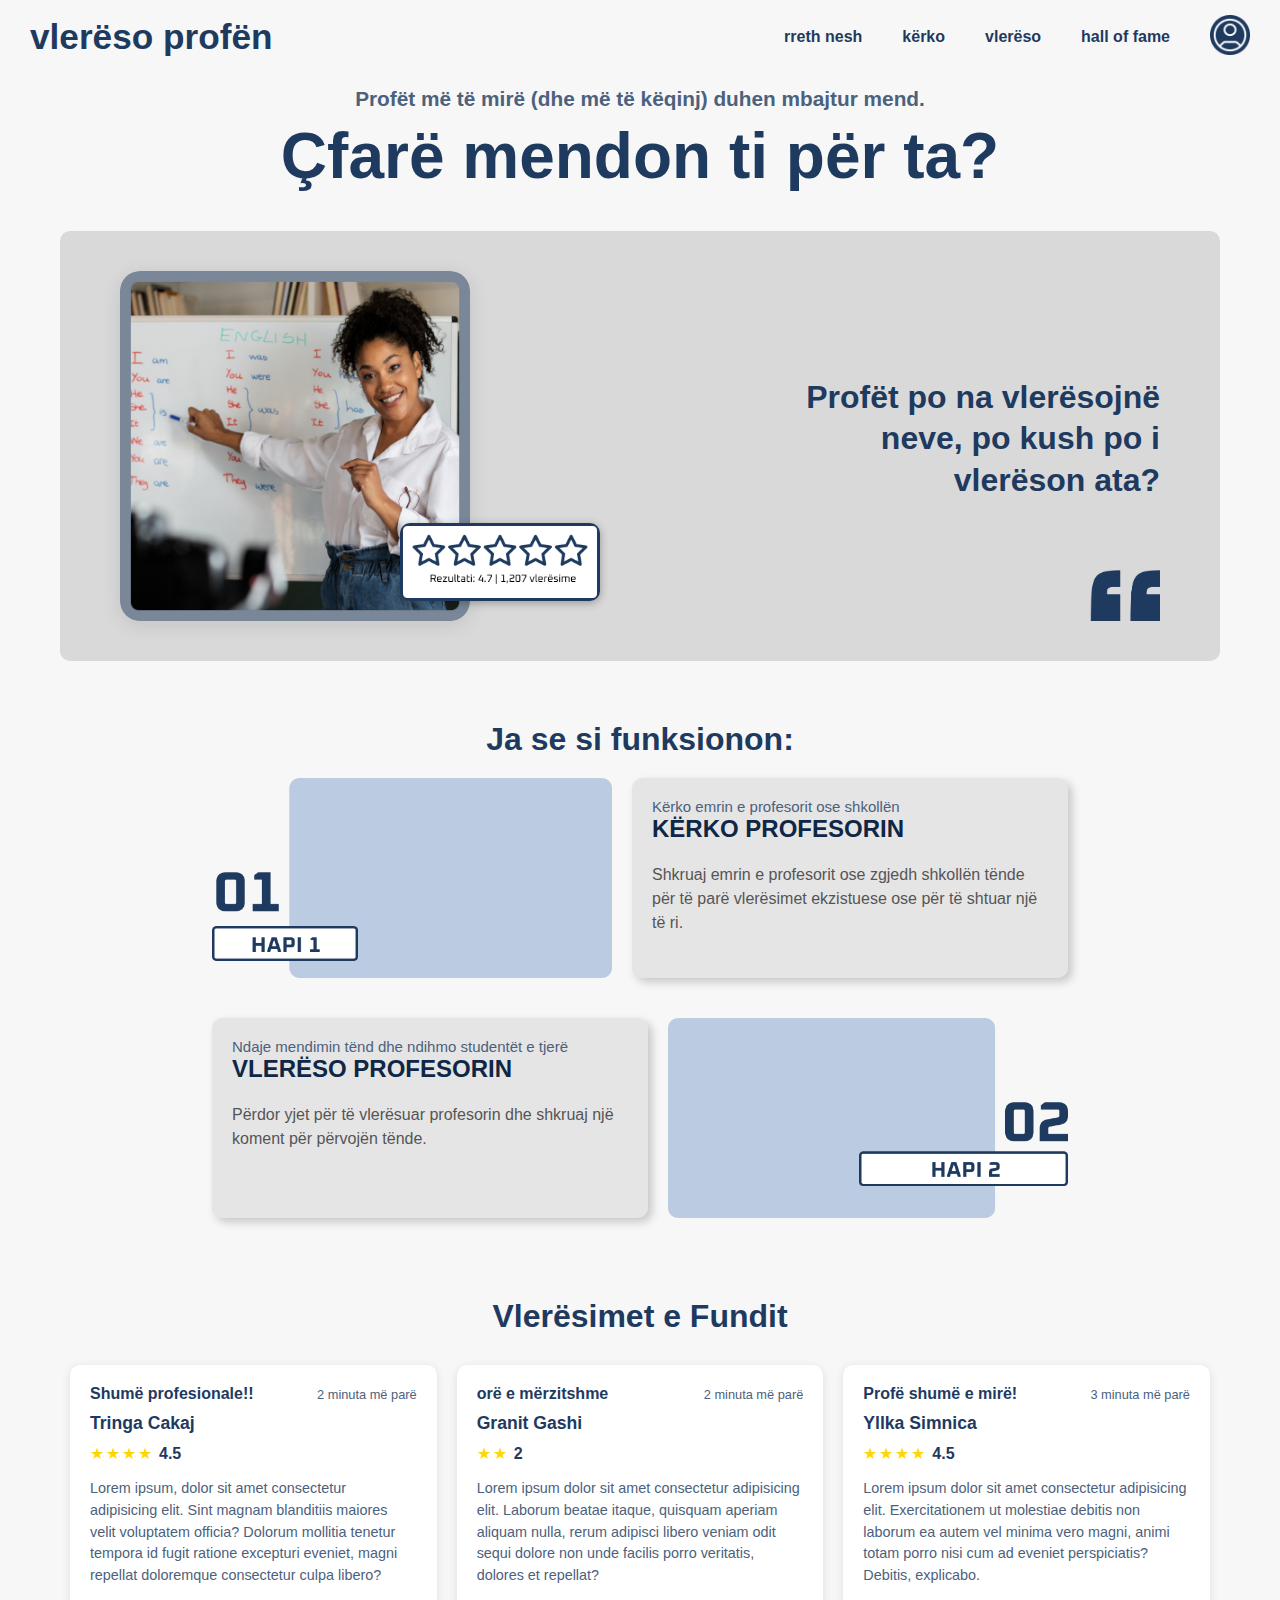
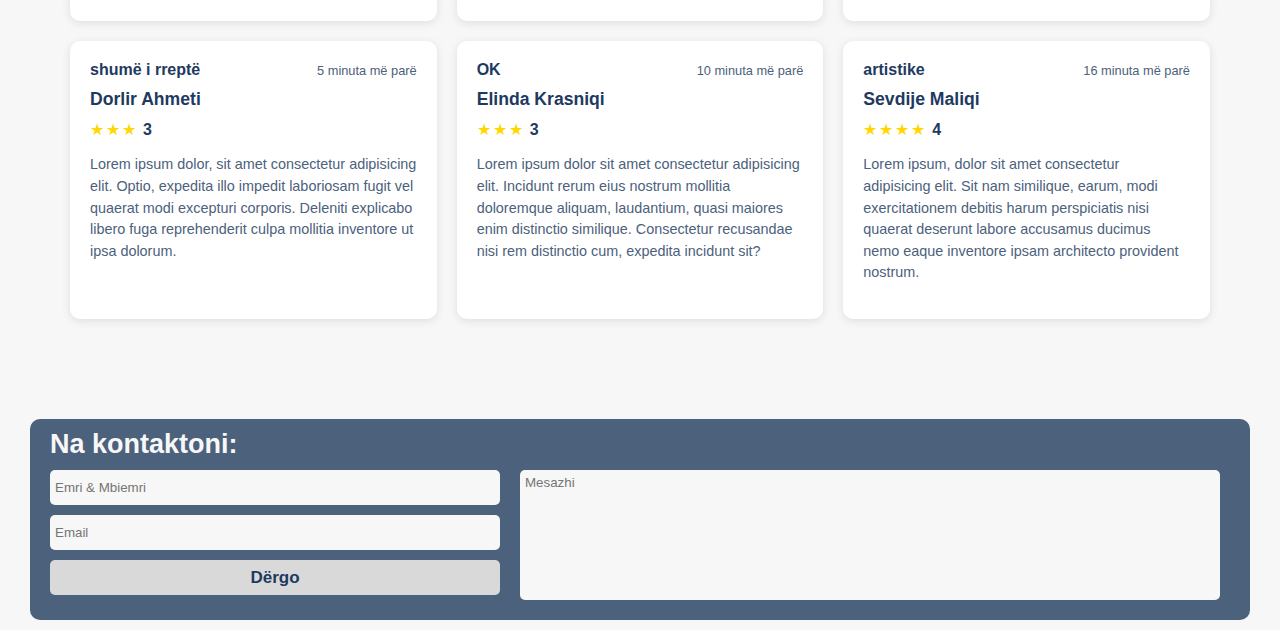
<file: index.html>
<!DOCTYPE html>
<html lang="en">
<head>
    <meta charset="UTF-8">
    <meta name="viewport" content="width=device-width, initial-scale=1.0">
    <title>vlerëso profën</title>
    <link rel="stylesheet" href="css/style.css">
</head>
<body>
    <!-- Header -->
    <header class="header">
        <div class="title"><a href="index.html">vlerëso profën</a></div>
        <nav>
            <ul>
                <li><a href="rrethNesh.html">rreth nesh</a></li>
                <li><a href="kerko.html">kërko</a></li>
                <li><a href="vlereso.html">vlerëso</a></li>
                <li><a href="halloffame.html">hall of fame</a></li>
                <li><a href="signin.html" class="right"><img src="img/profile.png" alt=""></a></li>
            </ul>
        </nav>
    </header>

    <!-- Container -->
    <div class="container">
        <div class="text">
            <h4>Profët më të mirë (dhe më të këqinj) duhen mbajtur mend.</h4>
            <h1>Çfarë mendon ti për ta?</h1>
        </div>

        <div class="main-content">
            <div class="teacher-container">
                <div class="teacher-wrapper">
                    <img class="teacher" src="img/teacher.png" alt="">
                    <img class="ratings-img" src="img/vleresimet.png" alt="">
                </div>
            </div>
            <div class="quote-container">
                <h3>Profët po na vlerësojnë <br> neve, po kush po i <br> vlerëson ata?</h3>
                <img class="quote-img" src="img/quotation.png" alt="">
            </div>
        </div>
    </div>

    <!-- Funksionaliteti -->
    <div class="how-it-works">
        <h2>Ja se si funksionon:</h2>
        <div class="step">
            <img src="img/hapi1.png" alt="Hapi 1" class="step-number">
            <div class="step-content">
                <h4>Kërko emrin e profesorit ose shkollën</h4>
                <h3>kërko profesorin</h3>
                <p>Shkruaj emrin e profesorit ose zgjedh shkollën tënde për të parë vlerësimet ekzistuese ose për të shtuar një të ri.</p>
            </div>
        </div>
        
        <div class="step">
            <img src="img/hapi2.png" alt="Hapi Final" class="step-number">
            <div class="step-content">
                <h4>Ndaje mendimin tënd dhe ndihmo studentët e tjerë</h4>
                <h3>vlerëso profesorin</h3>
                <p>Përdor yjet për të vlerësuar profesorin dhe shkruaj një koment për përvojën tënde.</p>
            </div>
        </div>
    </div>

    <!-- Vlerësimet -->
    <section class="recent-reviews">
        <h2>Vlerësimet e Fundit</h2>
        <div class="review-grid">
            <!-- Review 1 -->
            <div class="review-card">
                <div class="review-header">
                    <h3>Shumë profesionale!!</h3>
                    <span class="review-time">2 minuta më parë</span>
                </div>
                <div class="review-place">Tringa Cakaj</div>
                <div class="review-rating">
                    <span class="star">★</span>
                    <span class="star">★</span>
                    <span class="star">★</span>
                    <span class="star">★</span>
                    <span class="rating-value">4.5</span>
                </div>
                <p class="review-text">Lorem ipsum, dolor sit amet consectetur adipisicing elit. Sint magnam blanditiis maiores velit voluptatem officia? Dolorum mollitia tenetur tempora id fugit ratione excepturi eveniet, magni repellat doloremque consectetur culpa libero?</p>
                
            </div>
            <!-- Review 2 -->
            <div class="review-card">
                <div class="review-header">
                    <h3>orë e mërzitshme</h3>
                    <span class="review-time">2 minuta më parë</span>
                </div>
                <div class="review-place">Granit Gashi</div>
                <div class="review-rating">
                    <span class="star">★</span>
                    <span class="star">★</span>
                    <span class="rating-value">2</span>
                </div>
                <p class="review-text">Lorem ipsum dolor sit amet consectetur adipisicing elit. Laborum beatae itaque, quisquam aperiam aliquam nulla, rerum adipisci libero veniam odit sequi dolore non unde facilis porro veritatis, dolores et repellat?</p>
                
            </div>
            <!-- Review 3 -->
            <div class="review-card">
                <div class="review-header">
                    <h3>Profë shumë e mirë!</h3>
                    <span class="review-time">3 minuta më parë</span>
                </div>
                <div class="review-place">Yllka Simnica</div>
                <div class="review-rating">
                    <span class="star">★</span>
                    <span class="star">★</span>
                    <span class="star">★</span>
                    <span class="star">★</span>
                    <span class="rating-value">4.5</span>
                </div>
                <p class="review-text">Lorem ipsum dolor sit amet consectetur adipisicing elit. Exercitationem ut molestiae debitis non laborum ea autem vel minima vero magni, animi totam porro nisi cum ad eveniet perspiciatis? Debitis, explicabo.</p>
            </div>
            <!-- Review 4 -->
            <div class="review-card">
                <div class="review-header">
                    <h3>shumë i rreptë</h3>
                    <span class="review-time">5 minuta më parë</span>
                </div>
                <div class="review-place">Dorlir Ahmeti</div>
                <div class="review-rating">
                    <span class="star">★</span>
                    <span class="star">★</span>
                    <span class="star">★</span>
                    <span class="rating-value">3</span>
                </div>
                <p class="review-text">Lorem ipsum dolor, sit amet consectetur adipisicing elit. Optio, expedita illo impedit laboriosam fugit vel quaerat modi excepturi corporis. Deleniti explicabo libero fuga reprehenderit culpa mollitia inventore ut ipsa dolorum.</p>
            </div>
            <!-- Review 5 -->
            <div class="review-card">
                <div class="review-header">
                    <h3>OK</h3>
                    <span class="review-time">10 minuta më parë</span>
                </div>
                <div class="review-place">Elinda Krasniqi</div>
                <div class="review-rating">
                    <span class="star">★</span>
                    <span class="star">★</span>
                    <span class="star">★</span>
                    <span class="rating-value">3</span>
                </div>
                <p class="review-text">Lorem ipsum dolor sit amet consectetur adipisicing elit. Incidunt rerum eius nostrum mollitia doloremque aliquam, laudantium, quasi maiores enim distinctio similique. Consectetur recusandae nisi rem distinctio cum, expedita incidunt sit?</p>
                
            </div>
            <!-- Review 6 -->
            <div class="review-card">
                <div class="review-header">
                    <h3>artistike</h3>
                    <span class="review-time">16 minuta më parë</span>
                </div>
                <div class="review-place">Sevdije Maliqi</div>
                <div class="review-rating">
                    <span class="star">★</span>
                    <span class="star">★</span>
                    <span class="star">★</span>
                    <span class="star">★</span>
                    <span class="rating-value">4</span>
                </div>
                <p class="review-text">Lorem ipsum, dolor sit amet consectetur adipisicing elit. Sit nam similique, earum, modi exercitationem debitis harum perspiciatis nisi quaerat deserunt labore accusamus ducimus nemo eaque inventore ipsam architecto provident nostrum.</p>
            </div>
        </div>
    </section>
    
    <!-- Footer -->
    <footer>
        <div class="footer-container">
            <h2 class="contact-us">Na kontaktoni:</h2>
            <div class="form-container">
                <div class="left-side">
                    <input type="text" placeholder="Emri & Mbiemri">
                    <input type="text" placeholder="Email">
                    <button>Dërgo</button>
                </div>
                <textarea placeholder="Mesazhi"></textarea>
            </div>
        </div>
    </footer>  
</body>
</html>
</file>
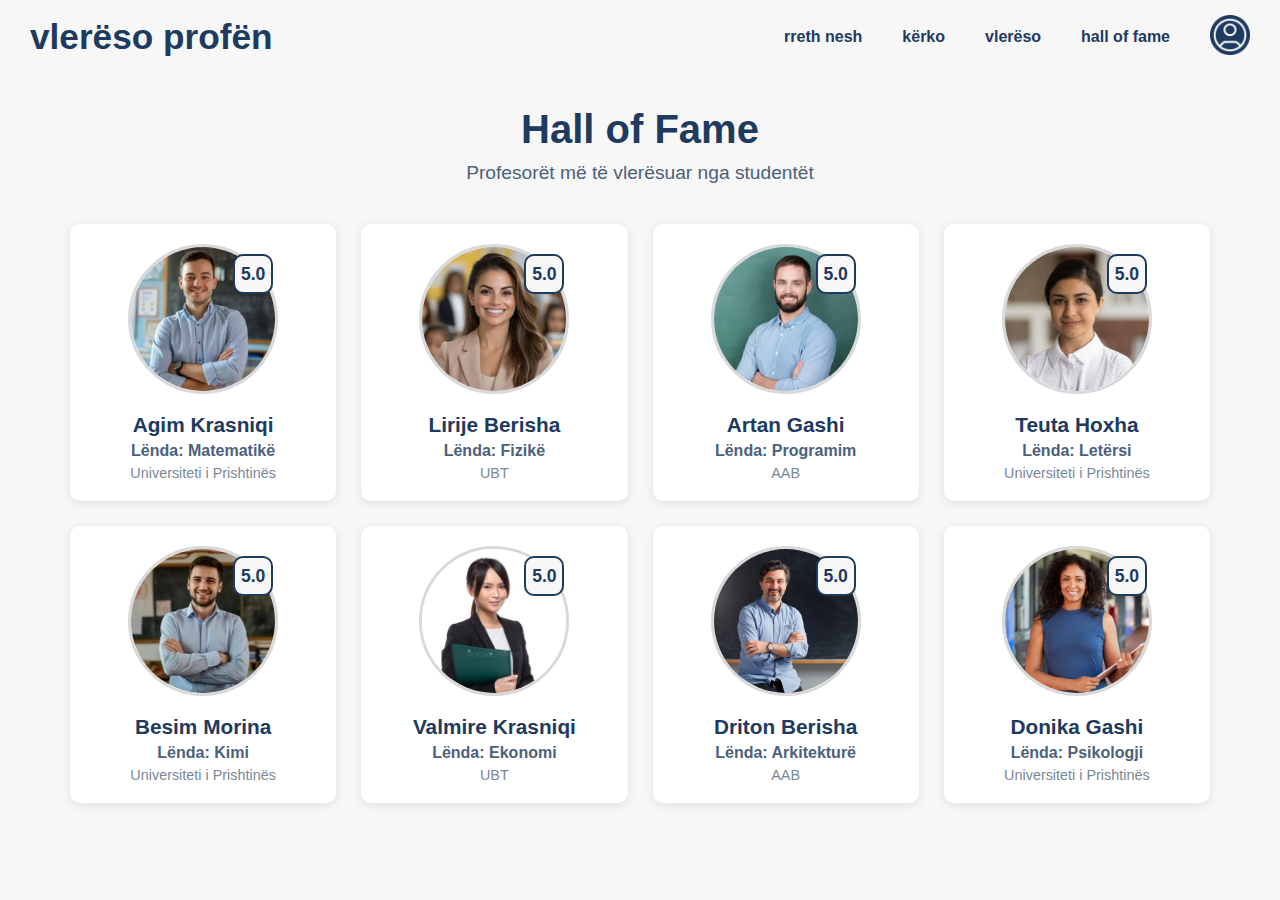
<file: halloffame.html>
<!DOCTYPE html>
<html lang="en">
<head>
    <meta charset="UTF-8">
    <meta name="viewport" content="width=device-width, initial-scale=1.0">
    <title>Hall of Fame - Vlerëso Profën</title>
    <link rel="stylesheet" href="css/style.css">
    <link rel="stylesheet" href="css/halloffame.css">
</head>
<body>
    <!-- Header -->
    <header class="header">
        <div class="title"><a href="index.html">vlerëso profën</a></div>
        <nav>
            <ul>
                <li><a href="rrethNesh.html">rreth nesh</a></li>
                <li><a href="kerko.html">kërko</a></li>
                <li><a href="vlereso.html">vlerëso</a></li>
                <li><a href="hall-of-fame.html" class="active">hall of fame</a></li>
                <li><a href="signin.html" class="right"><img src="img/profile.png" alt="Profili"></a></li>
            </ul>
        </nav>
    </header>

    <!-- Container -->
    <main class="hof-container">
        <h1 class="page-title">Hall of Fame</h1>
        <p class="page-subtitle">Profesorët më të vlerësuar nga studentët</p>
        
        <div class="professors-grid">
            <!-- Professor 1 -->
            <div class="professor-card">
                <div class="professor-img-container">
                    <img src="img/confident-young-polish-male-teacher-in-classroom-smiling-in-front-of-blackboard-for-education-and-teaching-concepts-photo.jpg" alt="Profesor Agim Krasniqi" class="professor-img">
                    <div class="rating-badge">5.0</div>
                </div>
                <div class="professor-info">
                    <h2 class="professor-name">Agim Krasniqi</h2>
                    <p class="professor-subject">Lënda: Matematikë</p>
                    <p class="professor-university">Universiteti i Prishtinës</p>
                </div>
            </div>
            <!-- Professor 2 -->
            <div class="professor-card">
                <div class="professor-img-container">
                    <img src="img/teacher-profile.jpg" alt="Profesor Lirije Berisha" class="professor-img">
                    <div class="rating-badge">5.0</div>
                </div>
                <div class="professor-info">
                    <h2 class="professor-name">Lirije Berisha</h2>
                    <p class="professor-subject">Lënda: Fizikë</p>
                    <p class="professor-university">UBT</p>
                </div>
            </div>          
            <!-- Professor 3 -->
            <div class="professor-card">
                <div class="professor-img-container">
                    <img src="img/teacher djale.jpg" alt="Profesor Artan Gashi" class="professor-img">
                    <div class="rating-badge">5.0</div>
                </div>
                <div class="professor-info">
                    <h2 class="professor-name">Artan Gashi</h2>
                    <p class="professor-subject">Lënda: Programim</p>
                    <p class="professor-university">AAB</p>
                </div>
            </div>
            
            <!-- Professor 4 -->
            <div class="professor-card">
                <div class="professor-img-container">
                    <img src="img/teacher dea.jpg" alt="Profesoresha Teuta Hoxha" class="professor-img">
                    <div class="rating-badge">5.0</div>
                </div>
                <div class="professor-info">
                    <h2 class="professor-name">Teuta Hoxha</h2>
                    <p class="professor-subject">Lënda: Letërsi</p>
                    <p class="professor-university">Universiteti i Prishtinës</p>
                </div>
            </div>
            
            <!-- Professor 5 -->
            <div class="professor-card">
                <div class="professor-img-container">
                    <img src="img/smiling-male-teacher-standing-with-arms-crossed-in-classroom-sun-at-blackboard-education-school-russian-teacher-teaching-academic-photo.jpg" alt="Profesor Besim Morina" class="professor-img">
                    <div class="rating-badge">5.0</div>
                </div>
                <div class="professor-info">
                    <h2 class="professor-name">Besim Morina</h2>
                    <p class="professor-subject">Lënda: Kimi</p>
                    <p class="professor-university">Universiteti i Prishtinës</p>
                </div>
            </div>
            
            <!-- Professor 6 -->
            <div class="professor-card">
                <div class="professor-img-container">
                    <img src="img/asian-female-teacher-isolated-white-43189255.jpg" alt="Profesoresha Valmire Krasniqi" class="professor-img">
                    <div class="rating-badge">5.0</div>
                </div>
                <div class="professor-info">
                    <h2 class="professor-name">Valmire Krasniqi</h2>
                    <p class="professor-subject">Lënda: Ekonomi</p>
                    <p class="professor-university">UBT</p>
                </div>
            </div>
            
            <!-- Professor 7 -->
            <div class="professor-card">
                <div class="professor-img-container">
                    <img src="img/istockphoto-1089058072-612x612.jpg" alt="Profesor Driton Berisha" class="professor-img">
                    <div class="rating-badge">5.0</div>
                </div>
                <div class="professor-info">
                    <h2 class="professor-name">Driton Berisha</h2>
                    <p class="professor-subject">Lënda: Arkitekturë</p>
                    <p class="professor-university">AAB</p>
                </div>
            </div>
            
            <!-- Professor 8 -->
            <div class="professor-card">
                <div class="professor-img-container">
                    <img src="img/istockphoto-826213524-612x612.jpg" alt="Profesoresha Donika Gashi" class="professor-img">
                    <div class="rating-badge">5.0</div>
                </div>
                <div class="professor-info">
                    <h2 class="professor-name">Donika Gashi</h2>
                    <p class="professor-subject">Lënda: Psikologji</p>
                    <p class="professor-university">Universiteti i Prishtinës</p>
                </div>
            </div>
        </div>
    </main>
</body>
</html>
</file>
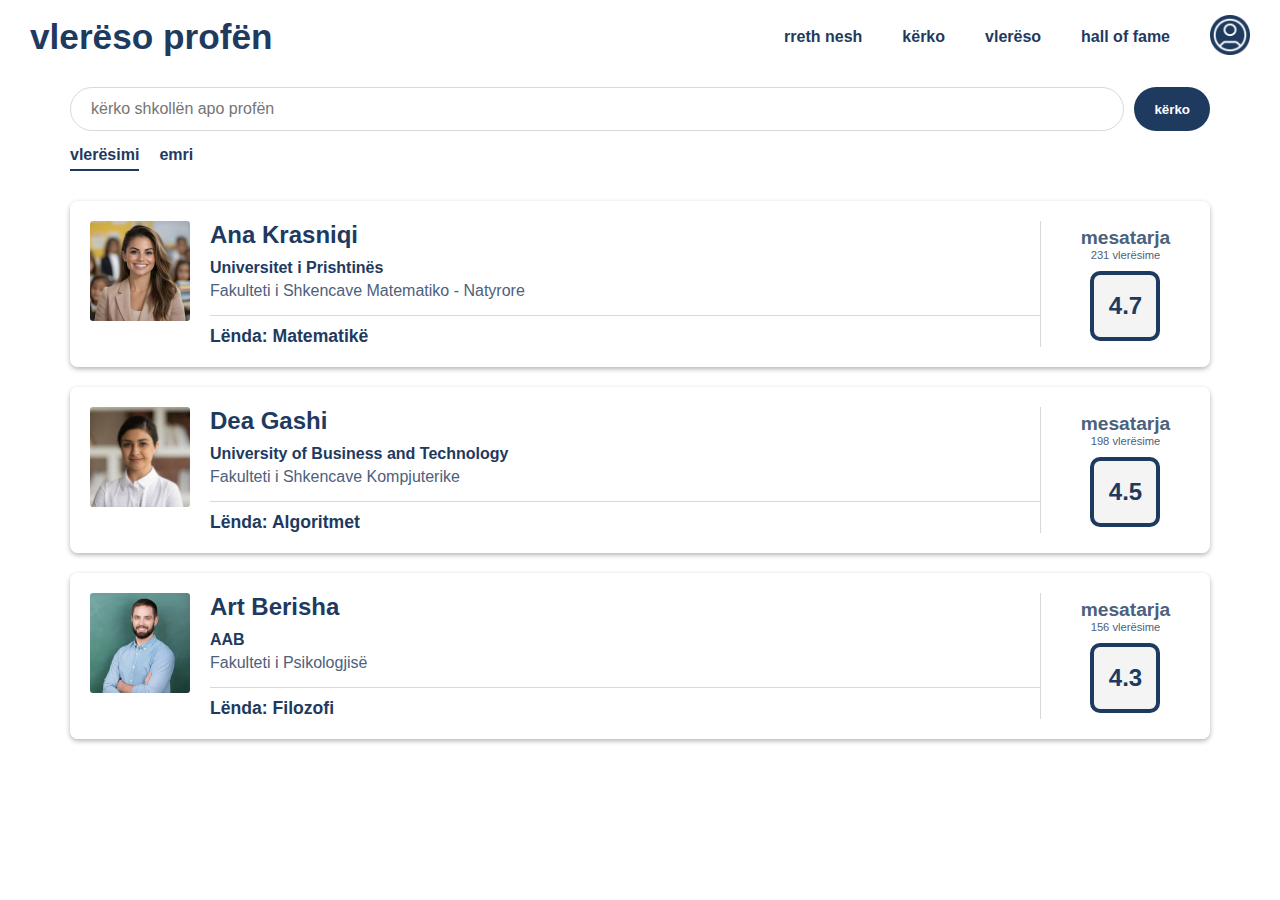
<file: kerko.html>
<!DOCTYPE html>
<html lang="en">
<head>
    <meta charset="UTF-8">
    <meta name="viewport" content="width=device-width, initial-scale=1.0">
    <title>kërko - vlerëso profën</title>
    <link rel="stylesheet" href="css/kerko.css">
</head>
<body>
    <!-- Header -->
    <header class="header">
        <div class="title"><a href="index.html">vlerëso profën</a></div>
        <nav>
            <ul class="nav-list">
                <li><a href="rrethNesh.html">rreth nesh</a></li>
                <li><a href="kerko.html">kërko</a></li>
                <li><a href="vlereso.html">vlerëso</a></li>
                <li><a href="halloffame.html">hall of fame</a></li>
                <li><a href="signin.html" class="right"><img src="img/profile.png" alt="Profile" class="profile-img"></a></li>
            </ul>
        </nav>
    </header>

    <!-- Container -->
    <main class="container">
        <section class="search-section">
            <div class="search-container">
                <input type="text" placeholder="kërko shkollën apo profën" class="search-input" aria-label="Search for school or professor">
                <button class="search-button">kërko</button>
            </div>
            <div class="search-options">
                <a href="#" class="active">vlerësimi</a>
                <a href="#">emri</a>
            </div>
        </section>

        <!-- Professor Cards -->
        <div class="professors-grid">
            <!-- Professor Card 1 -->
            <div class="professor-card">
                <div class="card-content">
                    <img src="img/teacher-profile.jpg" alt="Professor Ana Krasniqi" class="professor-img" loading="lazy">
                    <div class="professor-info">
                        <h2 class="professor-name">Ana Krasniqi</h2>
                        <p class="university"><strong>Universitet i Prishtinës</strong></p>
                        <p class="faculty">Fakulteti i Shkencave Matematiko - Natyrore</p>
                        <div class="subject">
                            <h3>Lënda: Matematikë</h3>
                        </div>
                    </div>
                </div>
                <div class="rating-section">
                    <div class="average-rating">
                        <p class="rating-text">mesatarja</p>
                        <p class="rating-count">231 vlerësime</p>
                        <div class="rating-score">4.7</div>
                    </div>
                </div>
            </div>
            <!-- Professor Card 2 -->
            <div class="professor-card">
                <div class="card-content">
                    <img src="img/teacher dea.jpg" alt="Professor Dea Gashi" class="professor-img" loading="lazy">
                    <div class="professor-info">
                        <h2 class="professor-name">Dea Gashi</h2>
                        <p class="university"><strong>University of Business and Technology</strong></p>
                        <p class="faculty">Fakulteti i Shkencave Kompjuterike</p>
                        <div class="subject">
                            <h3>Lënda: Algoritmet</h3>
                        </div>
                    </div>
                </div>
                <div class="rating-section">
                    <div class="average-rating">
                        <p class="rating-text">mesatarja</p>
                        <p class="rating-count">198 vlerësime</p>
                        <div class="rating-score">4.5</div>
                    </div>
                </div>
            </div>
            <!-- Professor Card 3 -->
            <div class="professor-card">
                <div class="card-content">
                    <img src="img/teacher djale.jpg" alt="Professor Art Berisha" class="professor-img" loading="lazy">
                    <div class="professor-info">
                        <h2 class="professor-name">Art Berisha</h2>
                        <p class="university"><strong>AAB</strong></p>
                        <p class="faculty">Fakulteti i Psikologjisë</p>
                        <div class="subject">
                            <h3>Lënda: Filozofi</h3>
                        </div>
                    </div>
                </div>
                <div class="rating-section">
                    <div class="average-rating">
                        <p class="rating-text">mesatarja</p>
                        <p class="rating-count">156 vlerësime</p>
                        <div class="rating-score">4.3</div>
                    </div>
                </div>
            </div>
        </div>
    </main>
</body>
</html>
</file>
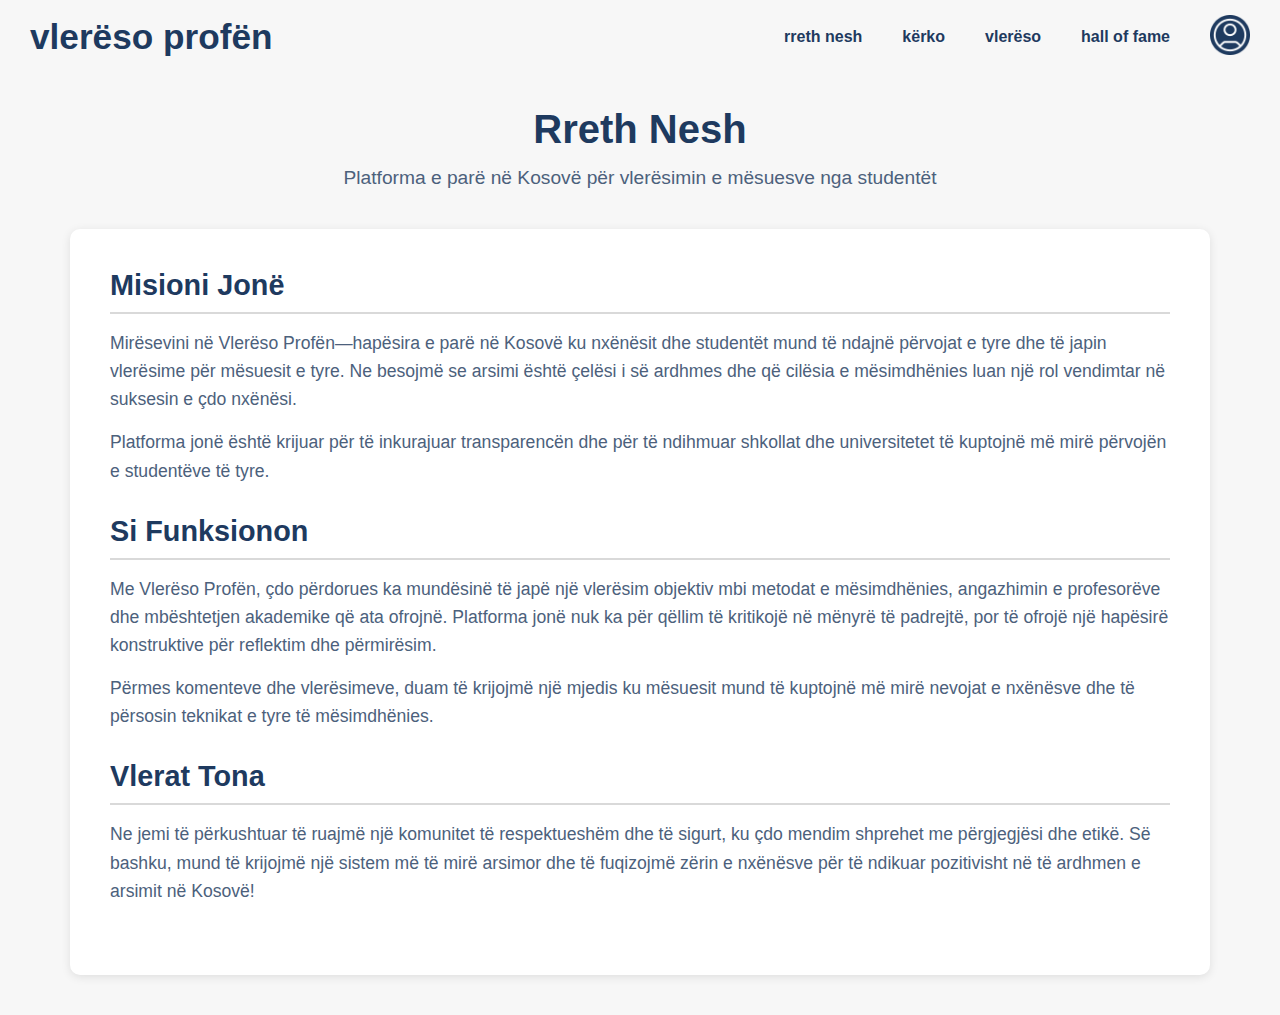
<file: rrethNesh.html>
<!DOCTYPE html>
<html lang="en">
<head>
    <meta charset="UTF-8">
    <meta name="viewport" content="width=device-width, initial-scale=1.0">
    <title>rreth nesh - Vlerëso Profën</title>
    <link rel="stylesheet" href="css/rrethnesh.css">
</head>
<body>
    <!-- Header -->
    <header class="header">
        <div class="title"><a href="index.html">vlerëso profën</a></div>
        <nav>
            <ul>
                <li><a href="rrethNesh.html">rreth nesh</a></li>
                <li><a href="kerko.html">kërko</a></li>
                <li><a href="vlereso.html">vlerëso</a></li>
                <li><a href="halloffame.html">hall of fame</a></li>
                <li><a href="signin.html" class="right"><img src="img/profile.png" alt=""></a></li>
            </ul>
        </nav>
    </header>

    <!-- Container -->
    <main class="about-container">
        <div class="about-header">
            <h1>Rreth Nesh</h1>
            <p>Platforma e parë në Kosovë për vlerësimin e mësuesve nga studentët</p>
        </div>
        
        <div class="about-content">
            <div class="about-section">
                <h2>Misioni Jonë</h2>
                <p>Mirësevini në Vlerëso Profën—hapësira e parë në Kosovë ku nxënësit dhe studentët mund të ndajnë përvojat e tyre dhe të japin vlerësime për mësuesit e tyre. Ne besojmë se arsimi është çelësi i së ardhmes dhe që cilësia e mësimdhënies luan një rol vendimtar në suksesin e çdo nxënësi.</p>
                <p>Platforma jonë është krijuar për të inkurajuar transparencën dhe për të ndihmuar shkollat dhe universitetet të kuptojnë më mirë përvojën e studentëve të tyre.</p>
            </div>
            
            <div class="about-section">
                <h2>Si Funksionon</h2>
                <p>Me Vlerëso Profën, çdo përdorues ka mundësinë të japë një vlerësim objektiv mbi metodat e mësimdhënies, angazhimin e profesorëve dhe mbështetjen akademike që ata ofrojnë. Platforma jonë nuk ka për qëllim të kritikojë në mënyrë të padrejtë, por të ofrojë një hapësirë konstruktive për reflektim dhe përmirësim.</p>
                <p>Përmes komenteve dhe vlerësimeve, duam të krijojmë një mjedis ku mësuesit mund të kuptojnë më mirë nevojat e nxënësve dhe të përsosin teknikat e tyre të mësimdhënies.</p>
            </div>
            
            <div class="about-section">
                <h2>Vlerat Tona</h2>
                <p>Ne jemi të përkushtuar të ruajmë një komunitet të respektueshëm dhe të sigurt, ku çdo mendim shprehet me përgjegjësi dhe etikë. Së bashku, mund të krijojmë një sistem më të mirë arsimor dhe të fuqizojmë zërin e nxënësve për të ndikuar pozitivisht në të ardhmen e arsimit në Kosovë!</p>
            </div>
        </div>
    </main>
</body>
</html>
</file>
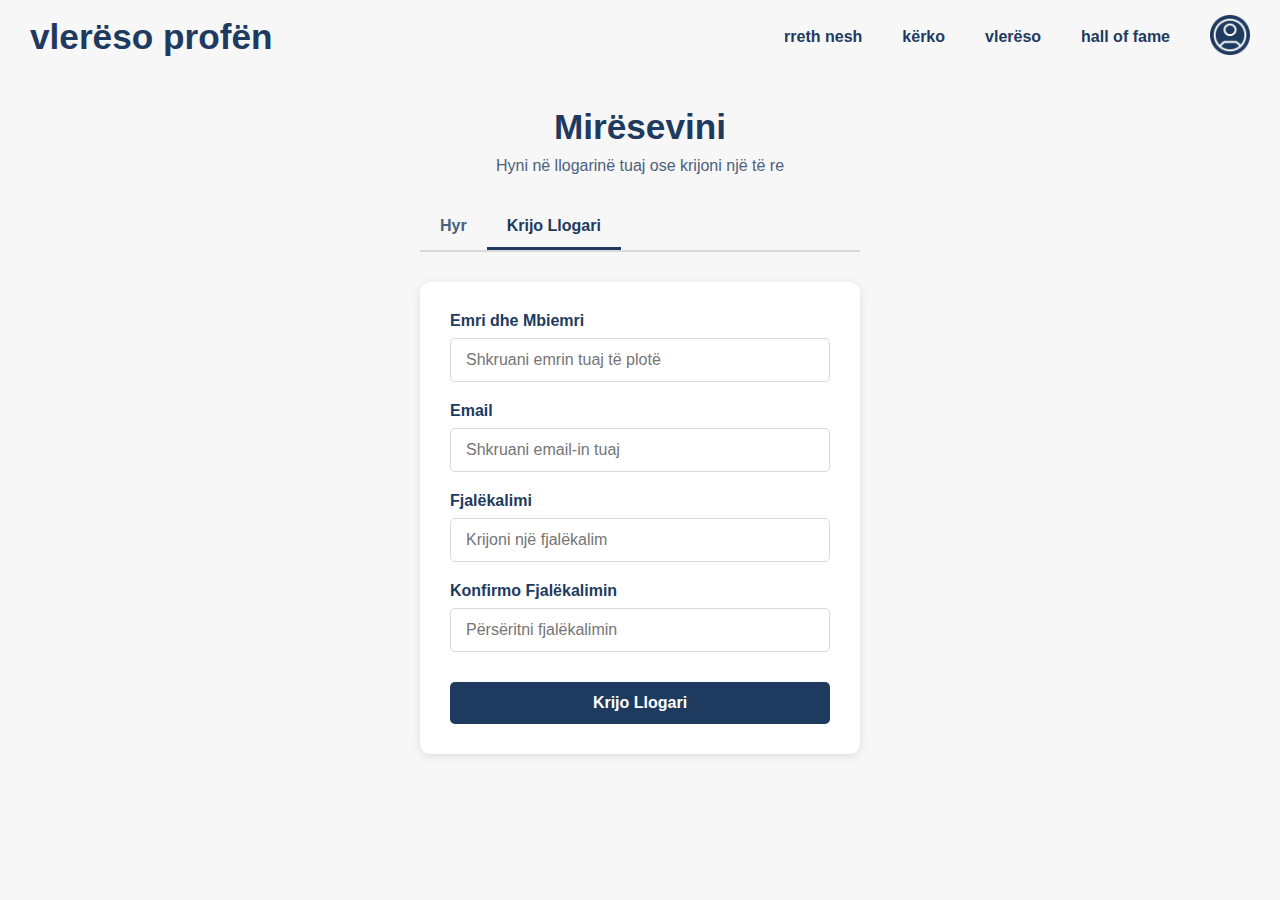
<file: signin.html>
<!DOCTYPE html>
<html lang="en">
<head>
    <meta charset="UTF-8">
    <meta name="viewport" content="width=device-width, initial-scale=1.0">
    <title>kyçu - vlerëso profën</title>
    <link rel="stylesheet" href="css/signin.css">
</head>
<body>
    <!-- Header -->
    <header class="header">
        <div class="title"><a href="index.html">vlerëso profën</a></div>
        <nav>
            <ul>
                <li><a href="rrethNesh.html">rreth nesh</a></li>
                <li><a href="kerko.html">kërko</a></li>
                <li><a href="vlereso.html">vlerëso</a></li>
                <li><a href="halloffame.html">hall of fame</a></li>
                <li><a href="signin.html" class="right"><img src="img/profile.png" alt="Profili"></a></li>
            </ul>
        </nav>
    </header>

    <!-- Container -->
    <main class="auth-container">
        <div class="auth-header">
            <h1>Mirësevini</h1>
            <p>Hyni në llogarinë tuaj ose krijoni një të re</p>
        </div>
        
        <div class="auth-tabs">
            <a href="hyr.html" class="auth-tab">Hyr</a>
            <div class="auth-tab active">Krijo Llogari</div>
        </div>
        
        <form class="auth-form">
            <div class="form-group">
                <label for="name">Emri dhe Mbiemri</label>
                <input type="text" id="name" placeholder="Shkruani emrin tuaj të plotë" required>
            </div>
            
            <div class="form-group">
                <label for="email">Email</label>
                <input type="email" id="email" placeholder="Shkruani email-in tuaj" required>
            </div>
            
            <div class="form-group">
                <label for="password">Fjalëkalimi</label>
                <input type="password" id="password" placeholder="Krijoni një fjalëkalim" required minlength="8">
            </div>
            
            <div class="form-group">
                <label for="confirm-password">Konfirmo Fjalëkalimin</label>
                <input type="password" id="confirm-password" placeholder="Përsëritni fjalëkalimin" required>
            </div>
            
            <button type="submit" class="auth-button">Krijo Llogari</button>
        </form>
    </main>
</body>
</html>
</file>
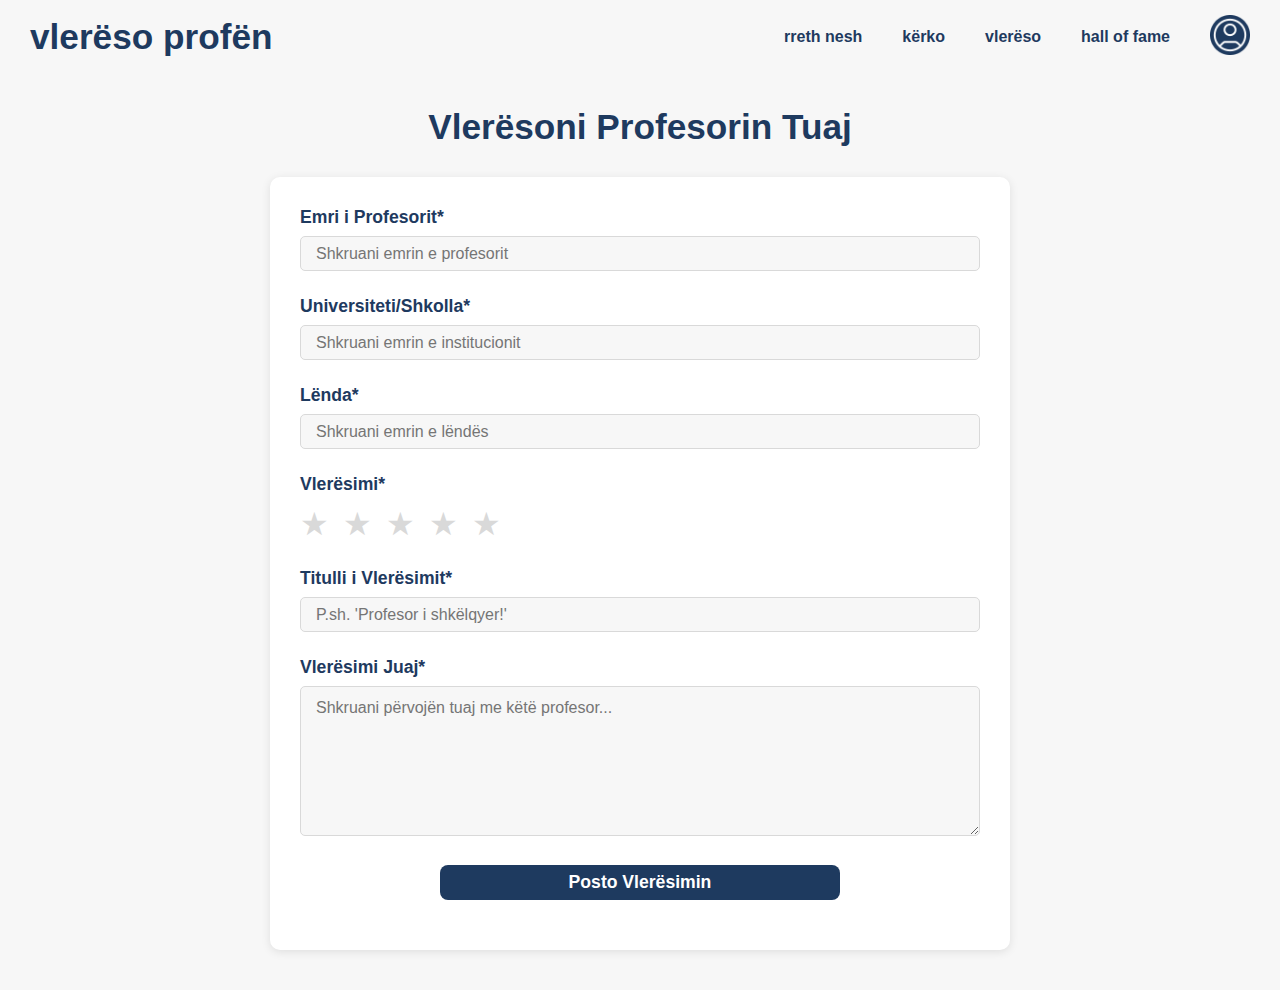
<file: vlereso.html>
<!DOCTYPE html>
<html lang="en">
<head>
    <meta charset="UTF-8">
    <meta name="viewport" content="width=device-width, initial-scale=1.0">
    <title>vlerëso - vlerëso profën</title>
    <link rel="stylesheet" href="css/style.css">
    <link rel="stylesheet" href="css/vlereso.css">
</head>
<body>
    <!-- Header -->
    <header class="header">
        <div class="title"><a href="index.html">vlerëso profën</a></div>
        <nav>
            <ul>
                <li><a href="rrethNesh.html">rreth nesh</a></li>
                <li><a href="kerko.html">kërko</a></li>
                <li><a href="vlereso.html" class="active">vlerëso</a></li>
                <li><a href="halloffame.html">hall of fame</a></li>
                <li><a href="signin.html" class="right"><img src="img/profile.png" alt="Profili"></a></li>
            </ul>
        </nav>
    </header>

    <!-- Container -->
    <main class="vlereso-container">
        <h1 class="page-title">Vlerësoni Profesorin Tuaj</h1>
        
        <form class="review-form">
            <div class="form-group">
                <label for="professor-name">Emri i Profesorit*</label>
                <input type="text" id="professor-name" placeholder="Shkruani emrin e profesorit" required>
            </div>
            
            <div class="form-group">
                <label for="university">Universiteti/Shkolla*</label>
                <input type="text" id="university" placeholder="Shkruani emrin e institucionit" required>
            </div>
            
            <div class="form-group">
                <label for="subject">Lënda*</label>
                <input type="text" id="subject" placeholder="Shkruani emrin e lëndës" required>
            </div>
            
            <div class="form-group">
                <label>Vlerësimi*</label>
                <div class="rating-stars">
                    <span class="star" data-value="1">★</span>
                    <span class="star" data-value="2">★</span>
                    <span class="star" data-value="3">★</span>
                    <span class="star" data-value="4">★</span>
                    <span class="star" data-value="5">★</span>
                </div>
                <input type="hidden" id="rating-value" name="rating" required>
            </div>
            
            <div class="form-group">
                <label for="headline">Titulli i Vlerësimit*</label>
                <input type="text" id="headline" placeholder="P.sh. 'Profesor i shkëlqyer!'" required>
            </div>
            
            <div class="form-group">
                <label for="review">Vlerësimi Juaj*</label>
                <textarea id="review" rows="6" placeholder="Shkruani përvojën tuaj me këtë profesor..." required></textarea>
            </div>
            <button type="submit" class="submit-button">Posto Vlerësimin</button>
        </form>
    </main>
</body>
</html>
</file>
<file: css/style.css>
:root {
    --primary-color: #1E3A5F;
    --secondary-color: #4C617C;
    --tertiary-color: #D9D9D9;
    --other-color: #798799;
    --button-color: #F7F7F7;
}

* {
    font-family: "Inter", sans-serif;
    padding: 0;
    margin: 0;
    box-sizing: border-box;
}

body {
    margin-top: 7px;
    background-color: #F7F7F7;
    padding: 0;
}

/* Header */
.header {
    margin-left: 30px;
    margin-right: 30px;
    display: flex;
    justify-content: space-between;
    align-items: center;
    height: 60px;
}

.text h4 {
    margin-top: 20px;
}

.title a {
    font-size: 2.2rem;
    font-weight: 700 !important;
    color: var(--primary-color);
    text-decoration: none;
}

.header ul {
    list-style: none;
    display: flex;
    gap: 40px;
    align-items: center;
}

.header a {
    color: var(--primary-color);
    text-decoration: none;
    font-weight: 635;
}

.header img {
    width: 40px;
    height: 40px;
}

/* Container */
.container {
    margin: 0 auto;
    padding: 0 20px;
    max-width: 1200px;
    width: 100%;
}

.text {
    text-align: center;
    margin-bottom: 40px;
}

.text h4 {
    color: var(--secondary-color);
    font-size: 1.3rem;
    margin-bottom: 10px;
}

.text h1 {
    color: var(--primary-color);
    font-size: 4rem;
    margin: 0;
    line-height: 1.1;
}

.main-content {
    background-color: #D9D9D9;
    padding: 40px 10px 40px 10px;
    border-radius: 10px;
    display: flex;
    flex-direction: row;
    align-items: flex-end;
    gap: 40px;
    justify-content: center;
    margin-top: 40px;
}

.teacher-container {
    flex: 1;
    max-width: 500px;
    position: relative;
}

.teacher-wrapper {
    position: relative;
    width: 100%;
}

.teacher {
    width: 70%;
    height: auto;
    border-radius: 20px;
    box-shadow: 0 4px 20px rgba(0, 0, 0, 0.1);
    display: block;
}

.ratings-img {
    position: absolute;
    bottom: 20px;
    right: 20px;
    width: 200px;
    height: auto;
    filter: drop-shadow(0 2px 4px rgba(0, 0, 0, 0.3));
    border-radius: 10px;
}

.quote-container {
    flex: 1;
    max-width: 500px;
    position: relative;
    padding-bottom: 100px;
}

.quote-container h3 {
    font-size: 2rem;
    color: var(--primary-color);
    font-weight: bold;
    line-height: 1.3;
    text-align: right;
    margin-bottom: 20px;
}

.quote-img {
    position: absolute;
    bottom: 0;
    right: 0;
    width: 70px;
    height: auto;
}

/* Funksionaliteti */
.how-it-works {
    max-width: 70%;
    margin-top: 60px;
    margin-left: auto;
    margin-right: auto;
}

.how-it-works h2 {
    font-size: 2rem;
    color: #1E3A5F;
    text-align: center;
}

.step {
    display: flex;
    align-items: center;
    justify-content: space-between;
    padding: 20px;
    gap: 20px;
}

.step-number {
    width: 100%;
    height: auto;
    font-size: 48px;
}

.step-content {
    background-color: #E5E5E5;
    padding: 20px;
    height: 200px;
    border-radius: 10px;
    flex: 1;
    box-shadow: 4px 4px 10px rgba(0.2, 0, 0.2, 0.2);
}

.step-content h3 {
    font-size: 24px;
    font-weight: bold;
    margin-bottom: 20px;
    color: #0F2745;
    text-transform: uppercase;
}

.step-content h4 {
    font-size: 15px;
    color: var(--secondary-color);
    font-weight: 500;
}

.step-content p {
    font-size: 16px;
    color: #555;
    line-height: 1.5;
}

.step:nth-child(odd) {
    flex-direction: row-reverse;
}

.step img {
    width: 400px;
    height: 200px;
    border-radius: 5px;
}

/* Vlerësimet */
.recent-reviews {
    max-width: 1200px;
    margin: 60px auto;
    padding: 0 30px;
}

.recent-reviews h2 {
    font-size: 2rem;
    color: var(--primary-color);
    text-align: center;
    margin-bottom: 30px;
}

.review-grid {
    display: grid;
    grid-template-columns: repeat(auto-fill, minmax(350px, 1fr));
    gap: 20px;
}

.review-card {
    background-color: white;
    border-radius: 10px;
    padding: 20px;
    box-shadow: 0 2px 10px rgba(0, 0, 0, 0.1);
}

.review-header {
    display: flex;
    justify-content: space-between;
    align-items: center;
    margin-bottom: 10px;
}

.review-header h3 {
    color: var(--primary-color);
    font-size: 1rem;
    font-weight: 600;
}

.review-time {
    color: var(--secondary-color);
    font-size: 0.8rem;
}

.review-place {
    color: var(--primary-color);
    font-weight: bold;
    margin-bottom: 10px;
    font-size: 1.1rem;
}

.review-rating {
    display: flex;
    align-items: center;
    margin-bottom: 15px;
}

.star {
    color: #FFD700;
    margin-right: 2px;
}

.rating-value {
    color: var(--primary-color);
    font-weight: bold;
    margin-left: 5px;
}

.review-text {
    color: var(--secondary-color);
    line-height: 1.5;
    margin-bottom: 15px;
    font-size: 0.9rem;
}

/* Footer */
footer {
    margin-left: 30px;
    margin-right: 30px;
    margin-bottom:10px;
}

.footer-container {
    margin-top: 100px;
    background-color: var(--secondary-color);
    padding-left: 20px;
    padding-right: 20px;
    padding-top: 10px;
    border-radius: 10px;
    padding-bottom: 20px;
    width: 100%;
}

.contact-us {
    font-size: 27px;
    font-weight: 700;
    color: var(--button-color);
    margin-bottom: 10px;
}

.form-container {
    display: flex;
    flex-direction: row;
    gap: 20px;
    align-items: flex-start;
}

.left-side {
    display: flex;
    flex-direction: column;
    gap: 10px;
}

input, button {
    width: 450px;
    height: 35px;
    background-color: var(--button-color);
    border-radius: 5px;
    border: none;
    padding: 5px;
    color: white;
}

textarea {
    width: 700px;
    height: 130px;
    background-color: var(--button-color);
    border-radius: 5px;
    border: none;
    padding: 5px;
    color: var(--text-color);
    resize: none;
}

button {
    background-color: var(--tertiary-color);
    cursor: pointer;
    color: var(--primary-color);
    font-weight: 700;
    font-size: 17px;
}

button:hover {
    background-color: var(--primary-color);
    color: var(--button-color);
    border: 1px solid var(--primary-color);
}

/* Responsiviteti */
@media (max-width: 1200px) {
    .how-it-works {
        max-width: 80%;
    }
    
    .review-grid {
        grid-template-columns: repeat(auto-fill, minmax(300px, 1fr));
    }
    
    .step img {
        width: 350px;
    }
}

@media (max-width: 1000px) {
    .header {
        margin-left: 20px;
        margin-right: 20px;
    }
    
    .header ul {
        gap: 25px;
    }
    
    .right{
        max-width: 10px;
    }
    
    .text h1 {
        font-size: 3rem;
    }
    
    .main-content {
        flex-direction: column;
        align-items: center;
        gap: 30px;
    }
    
    .teacher-container,
    .quote-container {
        max-width: 100%;
    }
    
    .quote-container {
        padding-bottom: 40px;
    }
    
    .quote-container h3 {
        text-align: center;
        font-size: 1.8rem;
    }
    
    .quote-img {
        right: 50%;
        transform: translateX(50%);
    }
    
    .ratings-img {
        position: absolute;
        bottom: 40px;
        right: 150px;
        width: 200px;
        height: auto;
        filter: drop-shadow(0 2px 4px rgba(0, 0, 0, 0.3));
        border-radius: 10px;
    }

    .teacher {
        width: 100%;
        max-height: 500px;
    }

    .how-it-works {
        max-width: 90%;
    }
    
    .step-content {
        height: auto;
        padding: 15px;
    }
    
    .step img {
        width: 300px;
        height: 180px;
    }
    
    .footer-container {
        margin-top: 70px;
    }
    
    input, button {
        width: 350px;
    }
    
    textarea {
        width: 550px;
    }
}

@media (max-width: 768px) {
    .header {
        flex-direction: column;
        height: auto;
        padding: 15px 0;
    }
    
    .title a {
        font-size: 2rem;
        margin-bottom: 15px;
    }
    
    .header ul {
        flex-wrap: wrap;
        justify-content: center;
        gap: 15px;
    }
    
    .text h1 {
        font-size: 2.5rem;
    }
    
    .text h4 {
        font-size: 1.1rem;
    }
    
    .quote-container h3 {
        font-size: 1.6rem;
    }
    
    .ratings-img {
        position: absolute;
        bottom: 40px;
        right: 100px;
        width: 200px;
        height: auto;
        filter: drop-shadow(0 2px 4px rgba(0, 0, 0, 0.3));
        border-radius: 10px;
    }
    
    .teacher {
        width: 100%;
        max-height: 400px;
    }
    
    .center-box {
        width: 90%;
        height: 600px;
        flex-direction: column;
    }
    
    .content-section h3 {
        text-align: center;
        align-self: center;
        font-size: 1.8rem;
    }
    
    .how-it-works h2 {
        font-size: 1.8rem;
    }
    
    .step {
        flex-direction: column !important;
        gap: 15px;
    }
    
    .step img {
        width: 100%;
        max-width: 400px;
    }
    
    .step-content h3 {
        font-size: 20px;
    }
    
    .step-content p {
        font-size: 15px;
    }
    
    .recent-reviews h2 {
        font-size: 1.8rem;
    }
    
    .form-container {
        flex-direction: column;
    }
    
    textarea {
        width: 100%;
    }
    
    input, button {
        width: 100%;
    }
}

@media (max-width: 576px) {
    .text h1 {
        font-size: 2rem;
    }
    
    .quote-container h3 {
        font-size: 1.4rem;
    }
    
    .ratings-img {
        position: absolute;
        bottom: 40px;
        right: 150px;
        width: 200px;
        height: auto;
        filter: drop-shadow(0 2px 4px rgba(0, 0, 0, 0.3));
        border-radius: 10px;
    }
    
    .teacher {
        width: 100%;
        max-height: 300px;
    }
    
    .quote-img {
        width: 50px;
    }
    
    .center-box {
        width: 95%;
        padding: 15px;
    }
    
    .content-section h3 {
        font-size: 1.6rem;
    }
    
    .how-it-works {
        max-width: 95%;
    }
    
    .step-content h3 {
        font-size: 18px;
    }
    
    .step-content h4 {
        font-size: 14px;
    }
    
    .review-grid {
        grid-template-columns: 1fr;
    }
    
    .footer-container {
        margin-top: 50px;
        padding: 15px;
    }
    
    .contact-us {
        font-size: 24px;
    }
}

@media (max-width: 400px) {
    .header ul {
        gap: 10px;
    }
    
    .header a {
        font-size: 0.9rem;
    }
    
    .header img {
        width: 30px;
        height: 30px;
    }
    
    .text h1 {
        font-size: 2rem;
    }
    
    .center-box {
        padding: 10px;
    }
    
    .content-section h3 {
        font-size: 1.4rem;
    }
    
    .how-it-works h2 {
        font-size: 1.6rem;
    }
    
    .step-content {
        padding: 12px;
    }
    
    .recent-reviews {
        padding: 0 15px;
    }
    
    .review-card {
        padding: 15px;
    }
    
    .review-header {
        flex-direction: column;
        align-items: flex-start;
        gap: 5px;
    }
    
    .review-time {
        align-self: flex-end;
    }
}
</file>
<file: css/halloffame.css>
.hof-container {
    max-width: 1200px;
    margin: 40px auto;
    padding: 0 30px;
}

.page-title {
    color: var(--primary-color);
    font-size: 2.5rem;
    text-align: center;
    margin-bottom: 10px;
}

.page-subtitle {
    color: var(--secondary-color);
    text-align: center;
    font-size: 1.2rem;
    margin-bottom: 40px;
}

.professors-grid {
    display: grid;
    grid-template-columns: repeat(4, 1fr);
    gap: 25px;
}

.professor-card {
    background-color: white;
    border-radius: 10px;
    padding: 20px;
    box-shadow: 0 2px 10px rgba(0,0,0,0.1);
    transition: transform 0.3s;
}

.professor-card:hover {
    transform: translateY(-5px);
}

.professor-img-container {
    position: relative;
    margin-bottom: 15px;
    text-align: center;
}

.professor-img {
    width: 150px;
    height: 150px;
    border-radius: 50%;
    object-fit: cover;
    margin: 0 auto;
    border: 3px solid var(--tertiary-color);
}

.rating-badge {
    position: absolute;
    top: 10px;
    right: calc(50% - 75px + 5px);
    background-color: var(--button-color);
    border: 2px solid var(--primary-color);
    color: var(--primary-color);
    width: 40px;
    height: 40px;
    border-radius: 10px;
    display: flex;
    align-items: center;
    justify-content: center;
    font-weight: bold;
    font-size: 1.1rem;
}

.professor-info {
    text-align: center;
}

.professor-name {
    color: var(--primary-color);
    font-size: 1.3rem;
    margin-bottom: 5px;
}

.professor-subject {
    color: var(--secondary-color);
    font-weight: 600;
    margin-bottom: 5px;
}

.professor-university {
    color: var(--other-color);
    font-size: 0.9rem;
}

/* Responsiviteti */
@media (max-width: 992px) {
    .professors-grid {
        grid-template-columns: repeat(3, 1fr);
    }
}

@media (max-width: 768px) {
    .hof-container {
        padding: 0 20px;
    }
    
    .page-title {
        font-size: 2rem;
    }
    
    .professors-grid {
        grid-template-columns: repeat(2, 1fr);
    }
    
    .professor-img {
        width: 120px;
        height: 120px;
    }
}

@media (max-width: 576px) {
    .page-title {
        font-size: 1.8rem;
    }
    
    .page-subtitle {
        font-size: 1rem;
    }
    
    .professors-grid {
        grid-template-columns: 1fr;
        max-width: 350px;
        margin: 0 auto;
    }
    
    .professor-card {
        display: flex;
        align-items: center;
        gap: 20px;
        text-align: left;
    }
    
    .professor-img-container {
        margin-bottom: 0;
    }
    
    .professor-img {
        width: 80px;
        height: 80px;
    }
    
    .rating-badge {
        width: 30px;
        height: 30px;
        font-size: 0.9rem;
        right: calc(50% - 40px + 5px);
    }
}
</file>
<file: css/kerko.css>
:root {
    --primary-color: #1E3A5F;
    --secondary-color: #4C617C;
    --tertiary-color: #D9D9D9;
    --other-color: #798799;
}

* {
    font-family: "Inter", sans-serif;
    padding: 0;
    margin: 0;
    box-sizing: border-box;
}

body {
    color: #F7F7F7;
    margin-top: 7px;
    padding: 0;
}

/* Header */
.header {
    margin-left: 30px;
    margin-right: 30px;
    display: flex;
    justify-content: space-between;
    align-items: center;
    height: 60px;
}

.text h4{
    margin-top: 20px;
}

.title a {
    font-size: 2.2rem;
    font-weight: 700 !important;
    color: var(--primary-color);
    text-decoration: none;
}

.header ul {
    list-style: none;
    display: flex;
    gap: 40px;
    align-items: center;
}

.header a {
    color: var(--primary-color);
    text-decoration: none;
    font-weight: 635;
}

.header img {
    width: 40px;
    height: 40px;
}

.container {
    max-width: 1200px;
    margin: 0 auto;
    padding: 20px 30px;
}

.search-section {
    margin-bottom: 30px;
}

.search-container {
    gap: 10px;
    display: flex;
    margin-bottom: 15px;
}

.search-input {
    flex: 1;
    padding: 12px 20px;
    border: 1px solid var(--tertiary-color);
    border-radius: 50px;
    font-size: 1rem;
    background-color: white;
}

.search-button {
    padding: 12px 20px;
    background-color: var(--primary-color);
    color: white;
    border: none;
    border-radius: 50px;
    cursor: pointer;
    font-weight: 600;
}

.search-options {
    display: flex;
    gap: 20px;
}

.search-options a {
    color: var(--primary-color);
    text-decoration: none;
    font-weight: 600;
    padding-bottom: 5px;
}

.search-options a.active {
    border-bottom: 2px solid var(--primary-color);
}

/* Karta e Profesorit */
.professor-card {
    background-color: color(rgba(255, 255, 255, 0.8));
    border-radius: 8px;
    padding: 20px;
    margin-bottom: 20px;
    box-shadow: 0 2px 5px rgba(0,0,0.3,0.5);
}

.professor-name {
    color: var(--primary-color);
    margin-bottom: 10px;
    font-size: 1.5rem;
}

.university {
    color: var(--primary-color);
    margin-bottom: 5px;
}

.faculty {
    color: var(--secondary-color);
    margin-bottom: 15px;
}

.professor-card img{
    width: 100px;
    height: 100px;
    border-radius: 50%;
    margin-bottom: 10px;
}

.subject h3 {
    color: var(--primary-color);
    font-size: 1.1rem;
    margin-top: 10px;
    padding-top: 10px;
    border-top: 1px solid var(--tertiary-color);
}

.professor-card {
    background-color: rgba(255, 255, 255, 0.8);
    border-radius: 8px;
    padding: 20px;
    margin-bottom: 20px;
    box-shadow: 0 2px 5px rgba(0, 0, 0, 0.3);
    display: flex;
    justify-content: space-between;
}

.card-content {
    display: flex;
    gap: 20px;
    flex: 1;
}

.professor-info {
    flex: 1;
}

.rating-section {
    width: 150px;
    display: flex;
    flex-direction: column;
    align-items: center;
    justify-content: center;
    border-left: 1px solid var(--tertiary-color);
    padding-left: 20px;
}

.average-rating {
    text-align: center;
}

.rating-text {
    color: var(--secondary-color);
    font-weight: 700;
    font-size: 1.2rem;
}

.rating-count {
    color: var(--secondary-color);
    font-size: 0.7rem;
    margin-bottom: 10px;
}

.rating-score {
    background-color: #F4F4F4;
    border: var(--primary-color) 4px solid;
    color: var(--primary-color);
    font-size: 1.5rem;
    font-weight: bold;
    width: 70px;
    height: 70px;
    border-radius: 10px;
    display: flex;
    align-items: center;
    justify-content: center;
    margin: 0 auto;
}

.professor-card img {
    width: 100px;
    height: 100px;
    border-radius: 3px;
    object-fit: cover;
}

/* Responsiviteti */

@media (max-width: 1200px) {
    .container {
        padding: 20px;
    }
}

@media (max-width: 992px) {
    .header {
        flex-direction: column;
        height: auto;
        padding: 15px;
        margin: 0;
    }
    
    .header ul {
        margin-top: 15px;
        flex-wrap: wrap;
        justify-content: center;
        gap: 20px;
    }
    
    .professor-card {
        flex-direction: column;
    }
    
    .rating-section {
        border-left: none;
        border-top: 1px solid var(--tertiary-color);
        padding-left: 0;
        padding-top: 20px;
        width: 100%;
        margin-top: 15px;
    }
}

@media (max-width: 768px) {
    .search-container {
        flex-direction: column;
    }
    
    .search-button {
        width: 100%;
    }
    
    .card-content {
        flex-direction: column;
        align-items: center;
        text-align: center;
    }
    
    .professor-card img {
        margin-bottom: 15px;
    }
    
    .subject h3 {
        text-align: center;
    }
}

@media (max-width: 576px) {
    .title a {
        font-size: 1.8rem;
    }
    
    .header ul {
        gap: 15px;
    }
    
    .search-options {
        justify-content: center;
    }
    
    .professor-name {
        font-size: 1.3rem;
    }
    
    .rating-score {
        width: 60px;
        height: 60px;
        font-size: 1.3rem;
    }
}

@media (max-width: 400px) {
    .header ul {
        gap: 10px;
    }
    
    .header img {
        width: 35px;
        height: 35px;
    }
    
    .search-input,
    .search-button {
        padding: 10px 15px;
    }
    
    .professor-card {
        padding: 15px;
    }
}
</file>
<file: css/rrethnesh.css>
:root {
    --primary-color: #1E3A5F;
    --secondary-color: #4C617C;
    --tertiary-color: #D9D9D9;
    --other-color: #798799;
    --button-color: #F7F7F7;
}

* {
    font-family: "Inter", sans-serif;
    padding: 0;
    margin: 0;
    box-sizing: border-box;
}

body {
    margin-top: 7px;
    background-color: #F7F7F7;
    padding: 0;
}

/* Header */
.header {
    margin-left: 30px;
    margin-right: 30px;
    display: flex;
    justify-content: space-between;
    align-items: center;
    height: 60px;
}

.text h4 {
    margin-top: 20px;
}

.title a {
    font-size: 2.2rem;
    font-weight: 700 !important;
    color: var(--primary-color);
    text-decoration: none;
}

.header ul {
    list-style: none;
    display: flex;
    gap: 40px;
    align-items: center;
}

.header a {
    color: var(--primary-color);
    text-decoration: none;
    font-weight: 635;
}

.header img {
    width: 40px;
    height: 40px;
}

.about-container {
    max-width: 1200px;
    margin: 40px auto;
    padding: 0 30px;
}

.about-header {
    text-align: center;
    margin-bottom: 40px;
}

.about-header h1 {
    color: var(--primary-color);
    font-size: 2.5rem;
    margin-bottom: 15px;
}

.about-header p {
    color: var(--secondary-color);
    font-size: 1.2rem;
    max-width: 800px;
    margin: 0 auto;
}

.about-content {
    background-color: white;
    border-radius: 10px;
    padding: 40px;
    box-shadow: 0 2px 10px rgba(0,0,0,0.1);
}

.about-section {
    margin-bottom: 30px;
}

.about-section h2 {
    color: var(--primary-color);
    font-size: 1.8rem;
    margin-bottom: 15px;
    border-bottom: 2px solid var(--tertiary-color);
    padding-bottom: 10px;
}

.about-section p {
    color: var(--secondary-color);
    line-height: 1.6;
    margin-bottom: 15px;
    font-size: 1.1rem;
}

/* Responsiviteti */
@media (max-width: 768px) {
    .header {
        flex-direction: column;
        height: auto;
        padding: 15px 0;
    }
    
    .title a {
        font-size: 2rem;
        margin-bottom: 15px;
    }
    
    .header ul {
        flex-wrap: wrap;
        justify-content: center;
        gap: 15px;
    }
    
    .about-container {
        padding: 0 20px;
        margin: 30px auto;
    }
    
    .about-header h1 {
        font-size: 2rem;
    }
    
    .about-header p {
        font-size: 1rem;
    }
    
    .about-content {
        padding: 25px;
    }
    
    .about-section h2 {
        font-size: 1.5rem;
    }
}

@media (max-width: 576px) {
    .about-header h1 {
        font-size: 1.8rem;
    }
    
    .about-content {
        padding: 20px;
    }
    
    .about-section p {
        font-size: 1rem;
    }
}
</file>
<file: css/signin.css>
:root {
    --primary-color: #1E3A5F;
    --secondary-color: #4C617C;
    --tertiary-color: #D9D9D9;
    --other-color: #798799;
    --button-color: #F7F7F7;
}

* {
    font-family: "Inter", sans-serif;
    padding: 0;
    margin: 0;
    box-sizing: border-box;
}

body {
    margin-top: 7px;
    background-color: #F7F7F7;
    padding: 0;
}

/* Header */
.header {
    margin-left: 30px;
    margin-right: 30px;
    display: flex;
    justify-content: space-between;
    align-items: center;
    height: 60px;
}

.text h4 {
    margin-top: 20px;
}

.title a {
    font-size: 2.2rem;
    font-weight: 700 !important;
    color: var(--primary-color);
    text-decoration: none;
}

.header ul {
    list-style: none;
    display: flex;
    gap: 40px;
    align-items: center;
}

.header a {
    color: var(--primary-color);
    text-decoration: none;
    font-weight: 635;
}

.header img {
    width: 40px;
    height: 40px;
}

/* Container */
.auth-container {
    max-width: 500px;
    margin: 40px auto;
    padding: 0 30px;
}

.auth-header {
    text-align: center;
    margin-bottom: 30px;
}

.auth-header h1 {
    color: var(--primary-color);
    font-size: 2.2rem;
    margin-bottom: 10px;
}

.auth-header p {
    color: var(--secondary-color);
}

.auth-tabs {
    display: flex;
    margin-bottom: 30px;
    border-bottom: 2px solid var(--tertiary-color);
}

.auth-tab {
    padding: 12px 20px;
    font-weight: 600;
    color: var(--secondary-color);
    border-bottom: 3px solid transparent;
    text-decoration: none;
}

.auth-tab.active {
    color: var(--primary-color);
    border-bottom: 3px solid var(--primary-color);
}

.auth-form {
    background-color: white;
    border-radius: 10px;
    padding: 30px;
    box-shadow: 0 2px 10px rgba(0,0,0,0.1);
}

.form-group {
    margin-bottom: 20px;
}

.form-group label {
    display: block;
    margin-bottom: 8px;
    color: var(--primary-color);
    font-weight: 600;
}

.form-group input {
    width: 100%;
    padding: 12px 15px;
    border: 1px solid var(--tertiary-color);
    border-radius: 5px;
    font-size: 1rem;
    font-family: "Inter", sans-serif;
}

.auth-button {
    width: 100%;
    padding: 12px;
    background-color: var(--primary-color);
    color: white;
    border: none;
    border-radius: 5px;
    font-size: 1rem;
    font-weight: 600;
    cursor: pointer;
    margin-top: 10px;
    font-family: "Inter", sans-serif;
    transition: background-color 0.3s;
}

.auth-button:hover {
    background-color: #172a45;
}

/* Responsiviteti */
@media (max-width: 768px) {
    .header {
        flex-direction: column;
        height: auto;
        padding: 15px 0;
    }
    
    .title a {
        font-size: 2rem;
        margin-bottom: 15px;
    }
    
    .header ul {
        flex-wrap: wrap;
        justify-content: center;
        gap: 15px;
    }
    

    .auth-container {
        padding: 0 20px;
    }
    
    .auth-header h1 {
        font-size: 2rem;
    }
    
    .auth-form {
        padding: 25px;
    }
}

@media (max-width: 576px) {
    
    .auth-header h1 {
        font-size: 1.8rem;
    }
    
    .auth-tabs {
        flex-direction: column;
        border-bottom: none;
    }
    
    .auth-tab {
        border-bottom: 2px solid var(--tertiary-color);
        text-align: center;
    }
}
</file>
<file: css/vlereso.css>
.vlereso-container {
    max-width: 800px;
    margin: 40px auto;
    padding: 0 30px;
}

.page-title {
    color: var(--primary-color);
    font-size: 2.2rem;
    text-align: center;
    margin-bottom: 30px;
}

.review-form {
    background-color: white;
    border-radius: 10px;
    padding: 30px;
    box-shadow: 0 2px 10px rgba(0,0,0,0.1);
}

.form-group {
    margin-bottom: 25px;
}

.form-group label {
    display: block;
    margin-bottom: 8px;
    color: var(--primary-color);
    font-weight: 600;
    font-size: 1.1rem;
}

.form-group input,
.form-group textarea {
    width: 100%;
    padding: 12px 15px;
    border: 1px solid var(--tertiary-color);
    border-radius: 5px;
    font-size: 1rem;
    font-family: "Inter", sans-serif;
}

.form-group textarea {
    resize: vertical;
    min-height: 150px;
}

.rating-stars {
    margin: 10px 0;
    font-size: 2rem;
    cursor: pointer;
}

.rating-stars .star {
    color: #D9D9D9;
    transition: color 0.2s;
    margin-right: 5px;
}

.rating-stars .star:hover,
.rating-stars .star.active {
    color: #FFD700;
}

.submit-button {
    width: 100%;
    max-width: 400px;
    padding: 14px;
    background-color: var(--primary-color);
    color: white;
    border: none;
    border-radius: 8px;
    font-size: 1.1rem;
    font-weight: 600;
    cursor: pointer;
    margin: 20px auto;
    transition: background-color 0.3s, transform 0.2s;
    display: flex;
    align-items: center;
    justify-content: center;
}

.submit-button:hover {
    background-color: #172a45;
    transform: scale(1.05);
}


.footer {
    background-color: var(--secondary-color);
    color: white;
    text-align: center;
    padding: 20px;
    margin-top: 50px;
}

/* Responsiviteti */
@media (max-width: 768px) {
    .vlereso-container {
        padding: 0 20px;
    }
    
    .page-title {
        font-size: 1.8rem;
    }
    
    .review-form {
        padding: 25px;
    }
    
    .rating-stars {
        font-size: 1.8rem;
    }
}

@media (max-width: 576px) {
    .page-title {
        font-size: 1.6rem;
    }
    
    .form-group label {
        font-size: 1rem;
    }
    
    .form-group input,
    .form-group textarea {
        padding: 10px 12px;
        font-size: 0.9rem;
    }
    
    .submit-button {
        padding: 12px;
        font-size: 1rem;
    }
}
</file>
